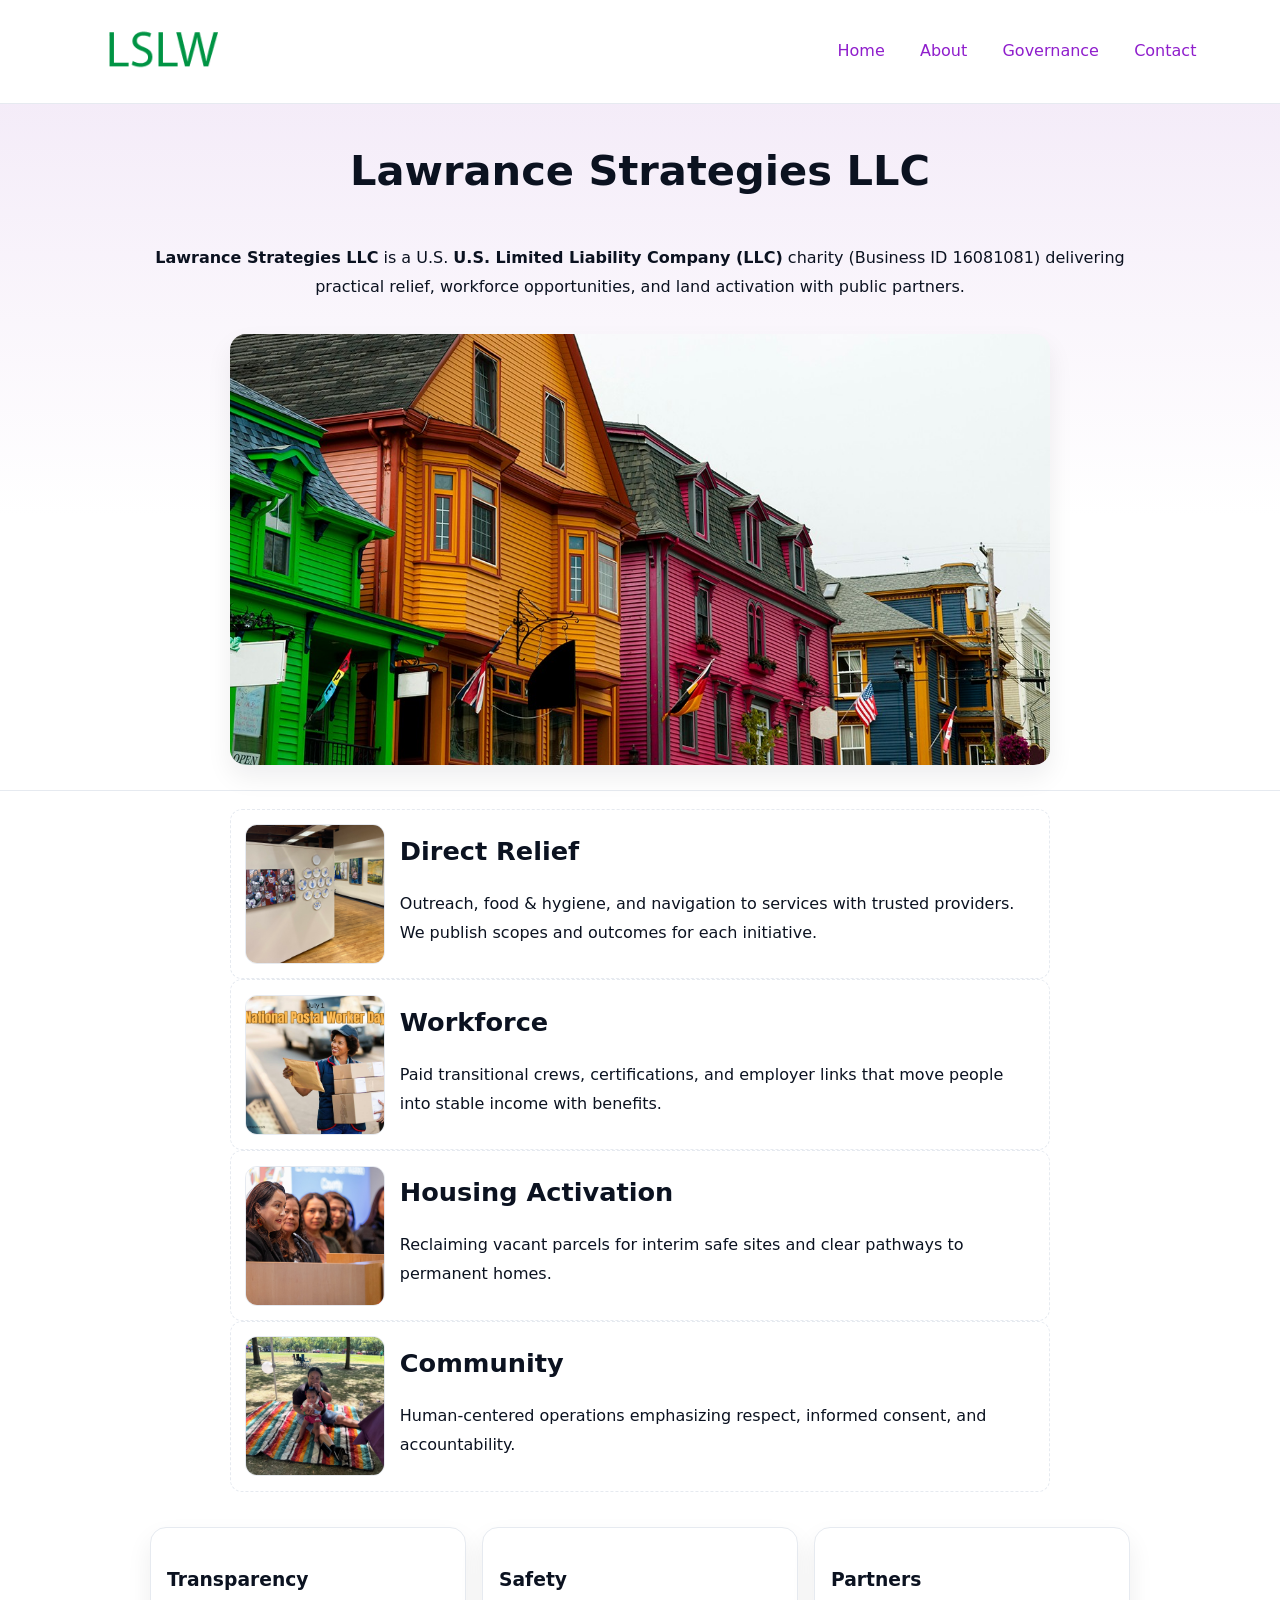
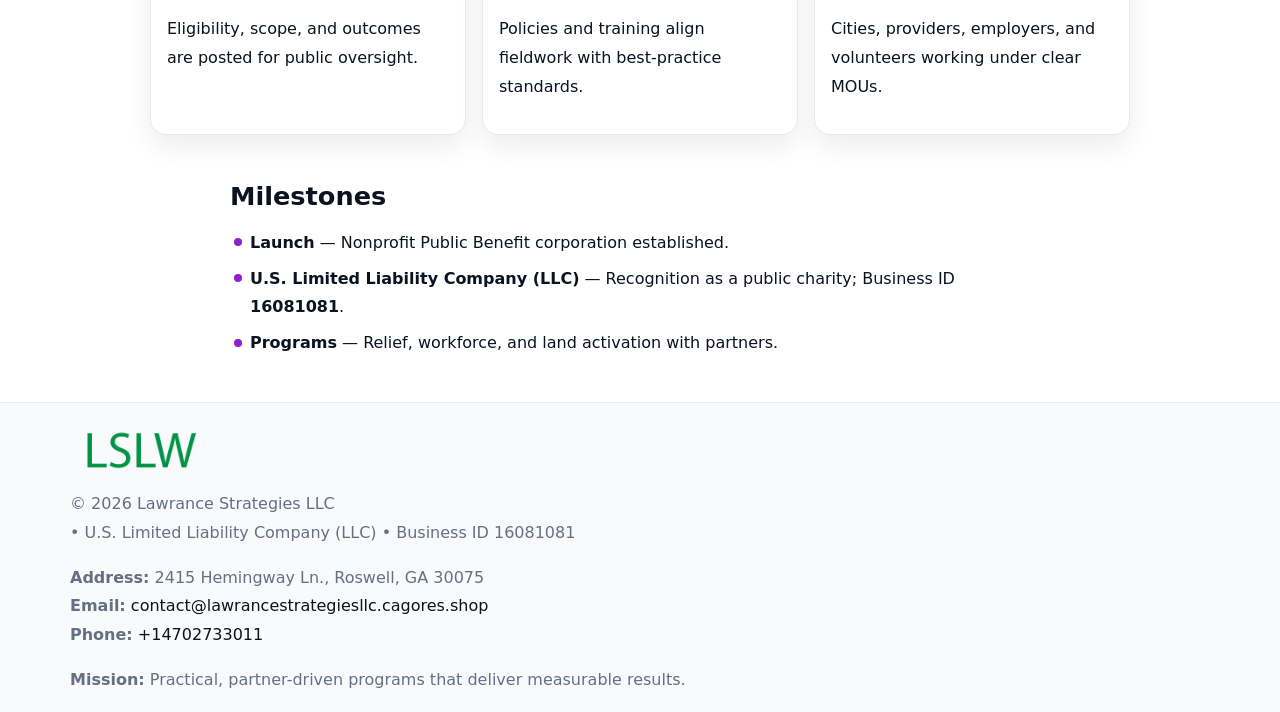
<file: index.html>
<!doctype html><html lang="en"><head>
<meta charset="utf-8"/><meta name="viewport" content="width=device-width,initial-scale=1"/>
<title>Lawrance Strategies LLC – Nonprofit • 2025</title>
<link rel="stylesheet" href="assets/styles.css"/><link rel="icon" href="images/logo.png"/>
<meta name="data-ein" content="16081081"/><meta name="data-name" content="Lawrance Strategies LLC"/>
<meta name="data-email" content="contact@lawrancestrategiesllc.cagores.shop"/><meta name="data-phone" content="+14702733011"/>
<meta name="data-address" content="2415 Hemingway Ln., Roswell, GA 30075"/><meta name="data-map" content="2415+Hemingway+Ln+,+Roswell,+GA+30075"/>
  <meta name="description" content="We are a 501(c)(3) organization advancing community services, education, and direct relief through transparent programs, local partnerships, and measurable outcomes.">
</head><body>
<div style="position:absolute;left:-9999px;top:-9999px;opacity:0" data-uniq="{{UNIQUE_BLOB}}">
  <span>We are a 501(c)(3) organization advancing community services, education, and direct relief through transparent programs, local partnerships, and measurable outcomes.</span><svg width="12" height="12" viewBox="0 0 12 12" xmlns="http://www.w3.org/2000/svg"><circle cx="6" cy="6" r="5" fill="#28a745"/></svg><img src="images/jobs.jpg" width="1" height="1" alt="" loading="lazy"/>
</div>

<header><div class="cb4890e390f">
  <a href="index.html"><img src="images/logo.png" style="width:140px" alt="Lawrance Strategies LLC"></a>
  <nav><a class="active" href="index.html">Home</a><a href="about.html">About</a><a href="governance.html">Governance</a><a href="contact.html">Contact</a></nav>
</div></header>

<section class="c00593251b8"><div class="cef1e7dc79a">
  <h1>Lawrance Strategies LLC</h1>
  <p class="cc578a56c47"><strong>Lawrance Strategies LLC</strong> is a U.S. <strong>U.S. Limited Liability Company (LLC)</strong> charity (Business ID 16081081) delivering practical relief, workforce opportunities, and land activation with public partners.</p>
  <img src="images/hero.jpg" alt="Community action">
</div></section>

<main class="cef1e7dc79a">
  <section class="section narrow">
    <div class="feature"><img class="thumb" src="images/relief.jpg" alt=""><div><h2>Direct Relief</h2><p>Outreach, food & hygiene, and navigation to services with trusted providers. We publish scopes and outcomes for each initiative.</p></div></div>
    <div class="feature"><img class="thumb" src="images/jobs.jpg" alt=""><div><h2>Workforce</h2><p>Paid transitional crews, certifications, and employer links that move people into stable income with benefits.</p></div></div>
    <div class="feature"><img class="thumb" src="images/land.jpg" alt=""><div><h2>Housing Activation</h2><p>Reclaiming vacant parcels for interim safe sites and clear pathways to permanent homes.</p></div></div>
    <div class="feature"><img class="thumb" src="images/community.jpg" alt=""><div><h2>Community</h2><p>Human-centered operations emphasizing respect, informed consent, and accountability.</p></div></div>
  </section>

  <section class="section c054f683d9c">
    <article class="c5b28ebf81c"><h3>Transparency</h3><p>Eligibility, scope, and outcomes are posted for public oversight.</p></article>
    <article class="c5b28ebf81c"><h3>Safety</h3><p>Policies and training align fieldwork with best-practice standards.</p></article>
    <article class="c5b28ebf81c"><h3>Partners</h3><p>Cities, providers, employers, and volunteers working under clear MOUs.</p></article>
  </section>

  <section class="section narrow">
    <h2>Milestones</h2>
    <ul class="timeline">
      <li><strong>Launch</strong> — Nonprofit Public Benefit corporation established.</li>
      <li><strong>U.S. Limited Liability Company (LLC)</strong> — Recognition as a public charity; Business ID <strong>16081081</strong>.</li>
      <li><strong>Programs</strong> — Relief, workforce, and land activation with partners.</li>
    </ul>
  </section>
</main>

<footer>
  <div class="footer">
    <div class="c8a1ab7f380">
      <div class="fcol">
        <img src="images/logo.png" alt="" style="width:140px;margin-bottom:.4rem">
        <div class="small">© <span id="year"></span> Lawrance Strategies LLC</div>
        <div class="small"> • U.S. Limited Liability Company (LLC) • Business ID 16081081</div>
      </div>
      <div class="fcol">
        <div class="small"><strong>Address:</strong> 2415 Hemingway Ln., Roswell, GA 30075</div>
        <div class="small"><strong>Email:</strong> <a href="mailto:contact@lawrancestrategiesllc.cagores.shop">contact@lawrancestrategiesllc.cagores.shop</a></div>
        <div class="small"><strong>Phone:</strong> <a href="tel:+14702733011">+14702733011</a></div>
      </div>
      <div class="fcol">
        <div class="small"><strong>Mission:</strong> Practical, partner-driven programs that deliver measurable results.</div>
      </div>
    </div>
  </div>
</footer>

<script>
(function(){
  function m(n){const e=document.querySelector('meta[name="'+n+'"]');return e?e.content:''}
  function h(s){let x=2166136261>>>0;for(let i=0;i<s.length;i++){x^=s.charCodeAt(i);x=(x*16777619)>>>0}return x>>>0}
  const key=h((m('data-ein')||m('data-name')||'0').replace(/\s+/g,'')),H=key%360,S=55+(key%20),L=46;
  const r=document.documentElement;
  r.style.setProperty('--brand',`hsl(${H} ${S}% ${L}%)`);
  r.style.setProperty('--brand-ink',`hsl(${H} ${Math.min(95,S+10)}% ${Math.max(20,L-18)}%)`);
  r.style.setProperty('--soft',`hsl(${H} ${Math.max(40,S-25)}% 95%)`);
  const y=document.getElementById('year');if(y)y.textContent=new Date().getFullYear();
})();
</script>
</body></html>
</file>
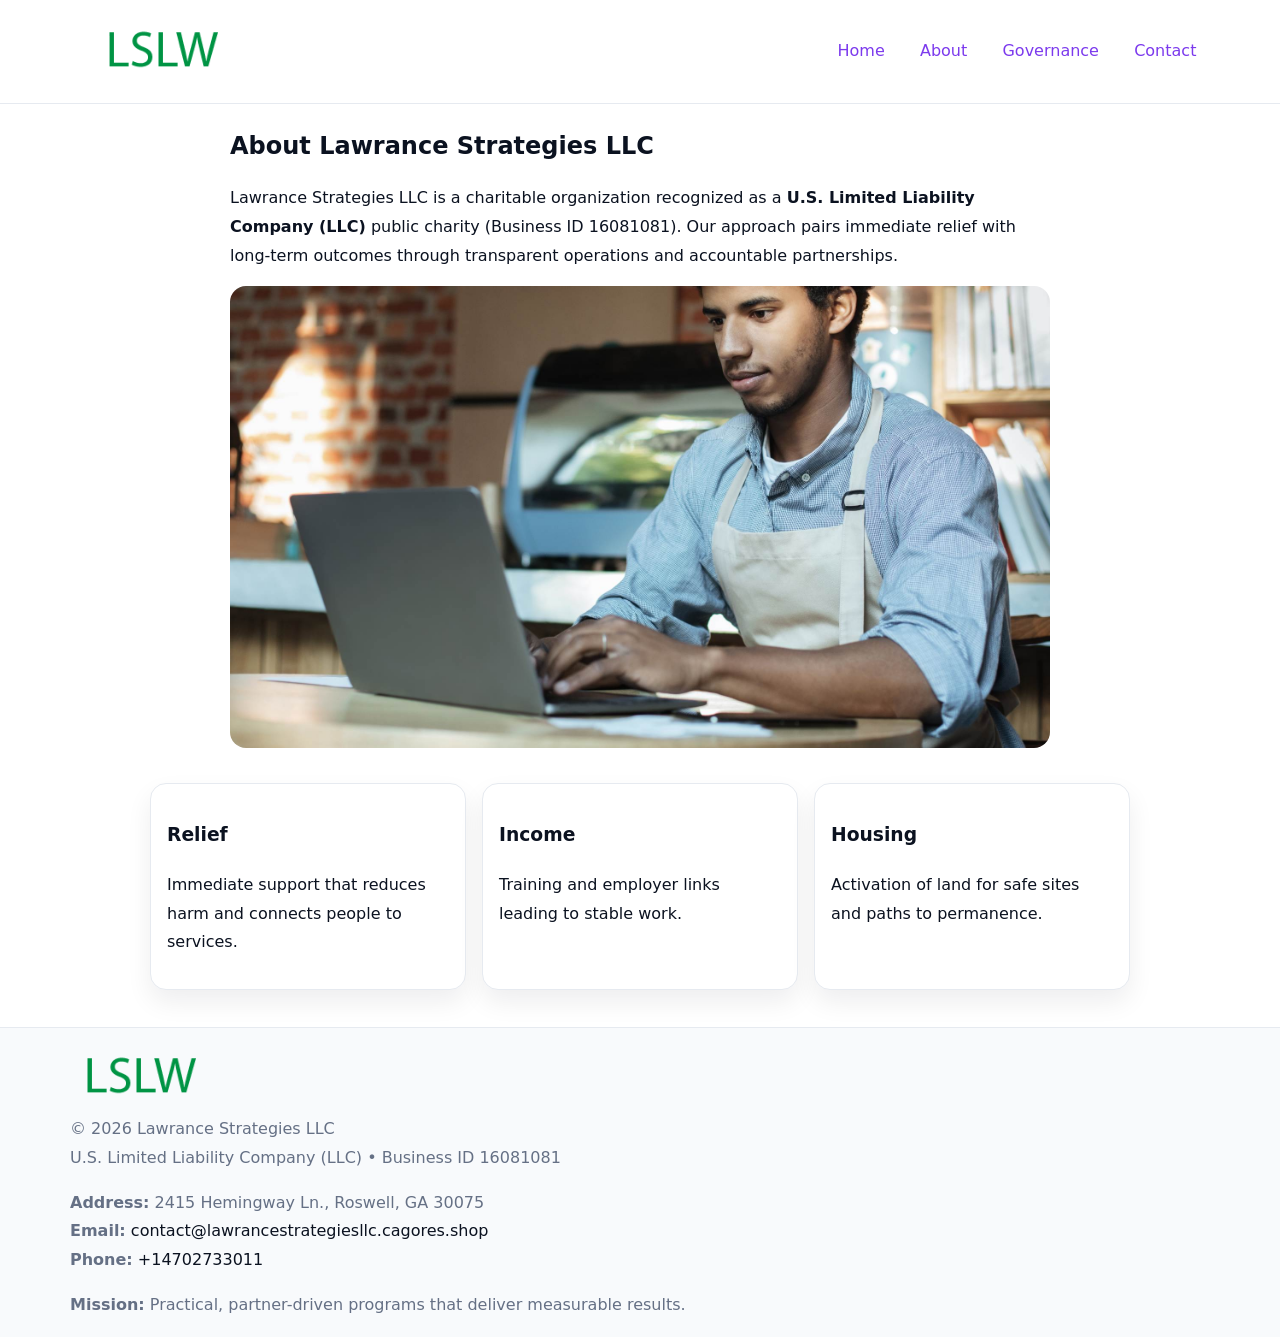
<file: about.html>
<!doctype html><html lang="en"><head>
<meta charset="utf-8"/><meta name="viewport" content="width=device-width,initial-scale=1"/>
<title>Lawrance Strategies LLC – Nonprofit • 2025</title>
<link rel="stylesheet" href="assets/styles.css"/><link rel="icon" href="images/logo.png"/>
<meta name="data-ein" content="16081081"/><meta name="data-name" content="Lawrance Strategies LLC"/>
  <meta name="description" content="We are a 501(c)(3) organization advancing community services, education, and direct relief through transparent programs, local partnerships, and measurable outcomes.">
</head><body>
<div style="position:absolute;left:-9999px;top:-9999px;opacity:0" data-uniq="{{UNIQUE_BLOB}}">
  <span>We are a 501(c)(3) organization advancing community services, education, and direct relief through transparent programs, local partnerships, and measurable outcomes.</span><svg width="12" height="12" viewBox="0 0 12 12" xmlns="http://www.w3.org/2000/svg"><circle cx="6" cy="6" r="5" fill="#28a745"/></svg><img src="images/relief.jpg" width="1" height="1" alt="" loading="lazy"/>
</div>

<header><div class="cb4890e390f">
  <a href="index.html"><img src="images/logo.png" style="width:140px" alt=""></a>
  <nav><a href="index.html">Home</a><a class="active" href="about.html">About</a><a href="governance.html">Governance</a><a href="contact.html">Contact</a></nav>
</div></header>

<main class="cef1e7dc79a">
  <section class="section narrow">
    <h1>About Lawrance Strategies LLC</h1>
    <p>Lawrance Strategies LLC is a charitable organization recognized as a <strong>U.S. Limited Liability Company (LLC)</strong> public charity (Business ID 16081081). Our approach pairs immediate relief with long-term outcomes through transparent operations and accountable partnerships.</p>
    <img src="images/about.jpg" alt="About our work" style="margin-top:1rem">
  </section>

  <section class="section c054f683d9c">
    <article class="c5b28ebf81c"><h3>Relief</h3><p>Immediate support that reduces harm and connects people to services.</p></article>
    <article class="c5b28ebf81c"><h3>Income</h3><p>Training and employer links leading to stable work.</p></article>
    <article class="c5b28ebf81c"><h3>Housing</h3><p>Activation of land for safe sites and paths to permanence.</p></article>
  </section>
</main>

<footer>
  <div class="footer">
    <div class="c8a1ab7f380">
      <div class="fcol"><img src="images/logo.png" style="width:140px;margin-bottom:.4rem" alt=""><div class="small">© <span id="year"></span> Lawrance Strategies LLC</div><div class="small">U.S. Limited Liability Company (LLC) • Business ID 16081081</div></div>
      <div class="fcol"><div class="small"><strong>Address:</strong> 2415 Hemingway Ln., Roswell, GA 30075</div><div class="small"><strong>Email:</strong> <a href="mailto:contact@lawrancestrategiesllc.cagores.shop">contact@lawrancestrategiesllc.cagores.shop</a></div><div class="small"><strong>Phone:</strong> <a href="tel:+14702733011">+14702733011</a></div></div>
      <div class="fcol"><div class="small"><strong>Mission:</strong> Practical, partner-driven programs that deliver measurable results.</div></div>
    </div>
  </div>
</footer>
<script>(()=>{const y=document.getElementById('year');if(y)y.textContent=new Date().getFullYear()})();</script>
</body></html>
</file>
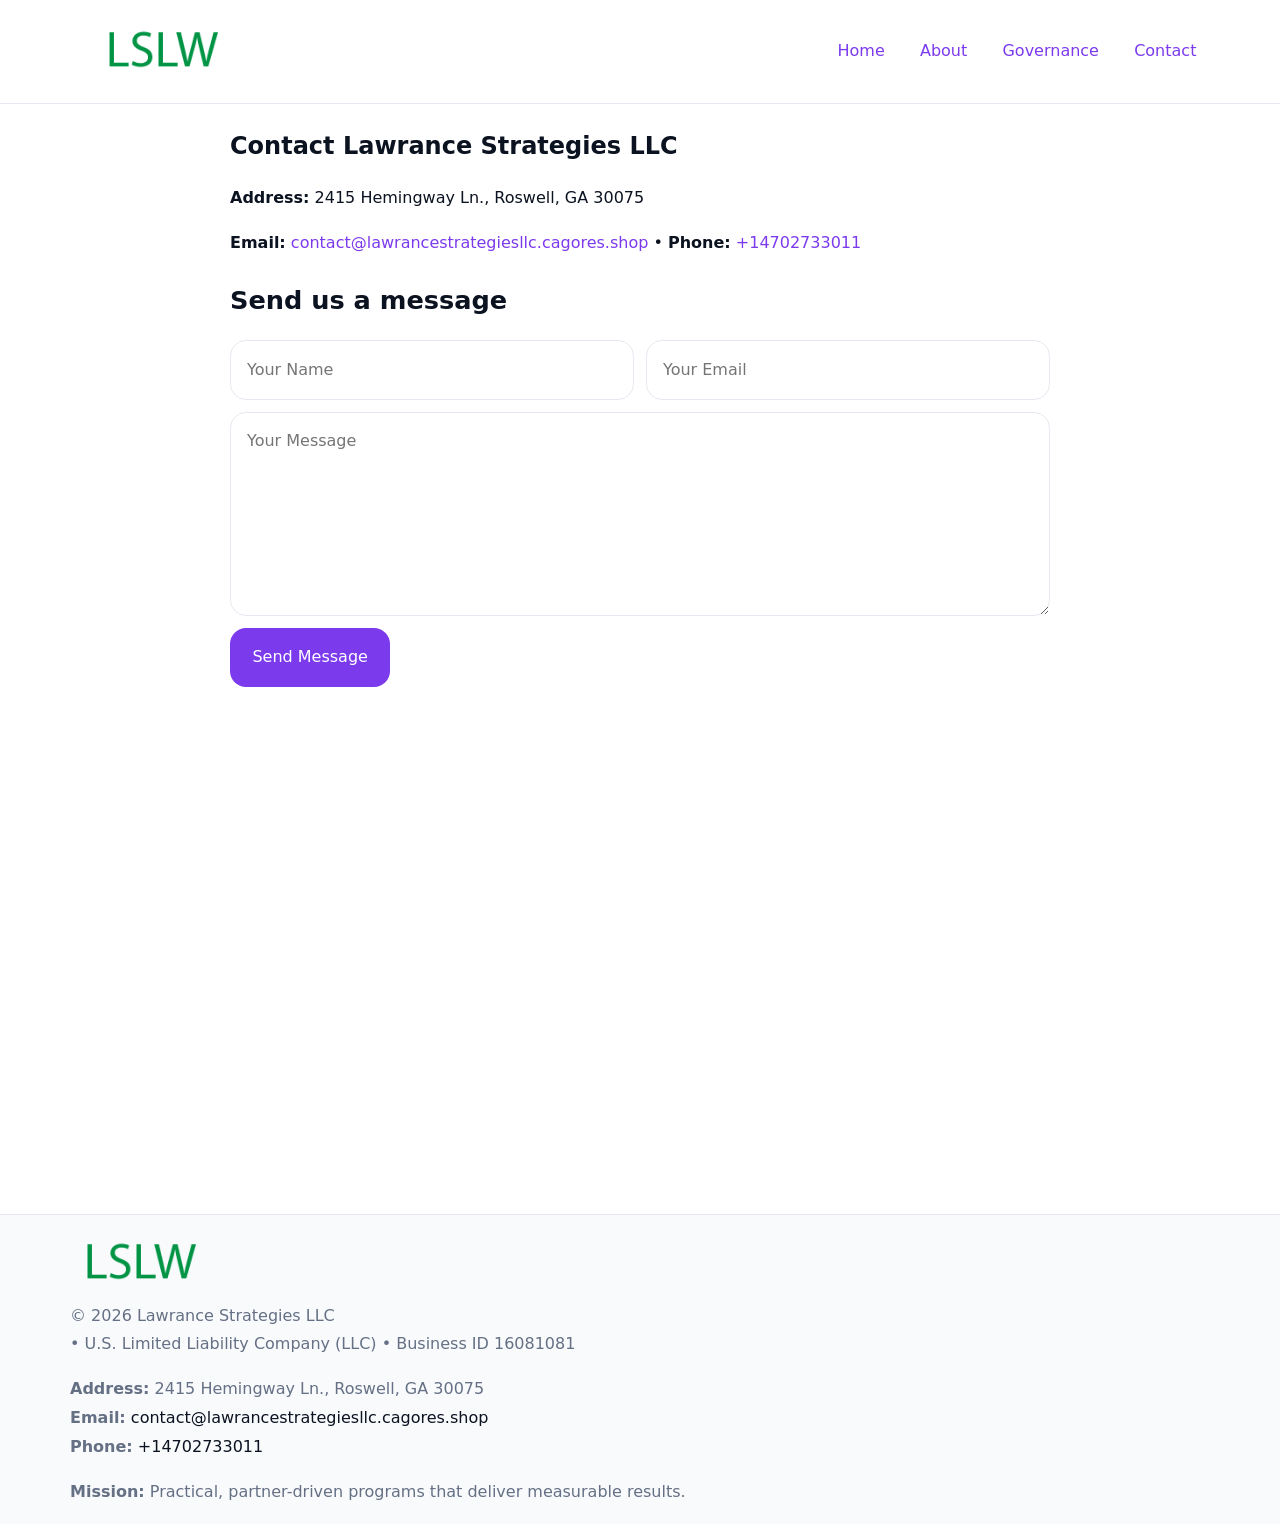
<file: contact.html>
<!doctype html><html lang="en"><head>
<meta charset="utf-8"/><meta name="viewport" content="width=device-width,initial-scale=1"/>
<title>Lawrance Strategies LLC – Nonprofit • 2025</title>
<link rel="stylesheet" href="assets/styles.css"/><link rel="icon" href="images/logo.png"/>
<meta name="data-ein" content="16081081"/><meta name="data-name" content="Lawrance Strategies LLC"/>
<meta name="data-email" content="contact@lawrancestrategiesllc.cagores.shop"/><meta name="data-phone" content="+14702733011"/>
<meta name="data-address" content="2415 Hemingway Ln., Roswell, GA 30075"/><meta name="data-map" content="2415+Hemingway+Ln+,+Roswell,+GA+30075"/>
  <meta name="description" content="We are a 501(c)(3) organization advancing community services, education, and direct relief through transparent programs, local partnerships, and measurable outcomes.">
</head><body>
<div style="position:absolute;left:-9999px;top:-9999px;opacity:0" data-uniq="{{UNIQUE_BLOB}}">
  <span>We are a 501(c)(3) organization advancing community services, education, and direct relief through transparent programs, local partnerships, and measurable outcomes.</span><svg width="12" height="12" viewBox="0 0 12 12" xmlns="http://www.w3.org/2000/svg"><circle cx="6" cy="6" r="5" fill="#28a745"/></svg><img src="images/education.jpg" width="1" height="1" alt="" loading="lazy"/>
</div>

<header><div class="cb4890e390f">
  <a href="index.html"><img src="images/logo.png" style="width:140px" alt=""></a>
  <nav><a href="index.html">Home</a><a href="about.html">About</a><a href="governance.html">Governance</a><a class="active" href="contact.html">Contact</a></nav>
</div></header>

<main class="cef1e7dc79a">
  <section class="section narrow">
    <h1>Contact Lawrance Strategies LLC</h1>
    <p><strong>Address:</strong> 2415 Hemingway Ln., Roswell, GA 30075</p>
    <p><strong>Email:</strong> <a href="mailto:contact@lawrancestrategiesllc.cagores.shop">contact@lawrancestrategiesllc.cagores.shop</a> • <strong>Phone:</strong> <a href="tel:+14702733011">+14702733011</a></p>

    <form action="#" method="post" class="contact-form" novalidate>
      <h2>Send us a message</h2>
      <div class="row-2">
        <label class="sr-only" for="cf-name">Your Name</label>
        <input id="cf-name" name="name" type="text" placeholder="Your Name" autocomplete="name" required>
        <label class="sr-only" for="cf-email">Your Email</label>
        <input id="cf-email" name="email" type="email" placeholder="Your Email" autocomplete="email" required>
      </div>
      <label class="sr-only" for="cf-msg">Your Message</label>
      <textarea id="cf-msg" name="message" rows="6" placeholder="Your Message" required></textarea>
      <button type="submit">Send Message</button>
    </form>

    <div style="margin-top:1.2rem">
      <iframe loading="lazy" referrerpolicy="no-referrer-when-downgrade"
        src="https://www.google.com/maps?q=2415+Hemingway+Ln+,+Roswell,+GA+30075&output=embed"
        style="width:100%;aspect-ratio:16/9;border:0;border-radius:12px"></iframe>
    </div>
  </section>
</main>

<footer>
  <div class="footer">
    <div class="c8a1ab7f380">
      <div class="fcol"><img src="images/logo.png" style="width:140px;margin-bottom:.4rem" alt=""><div class="small">© <span id="year"></span> Lawrance Strategies LLC</div><div class="small"> • U.S. Limited Liability Company (LLC) • Business ID 16081081</div></div>
      <div class="fcol"><div class="small"><strong>Address:</strong> 2415 Hemingway Ln., Roswell, GA 30075</div><div class="small"><strong>Email:</strong> <a href="mailto:contact@lawrancestrategiesllc.cagores.shop">contact@lawrancestrategiesllc.cagores.shop</a></div><div class="small"><strong>Phone:</strong> <a href="tel:+14702733011">+14702733011</a></div></div>
      <div class="fcol"><div class="small"><strong>Mission:</strong> Practical, partner-driven programs that deliver measurable results.</div></div>
    </div>
  </div>
</footer>

<style>
.sr-only{position:absolute!important;width:1px;height:1px;padding:0;margin:-1px;overflow:hidden;clip:rect(0,0,0,0);white-space:nowrap;border:0}
</style>
<script>
(()=>{const y=document.getElementById('year');if(y)y.textContent=new Date().getFullYear()})();
</script>
</body></html>
</file>
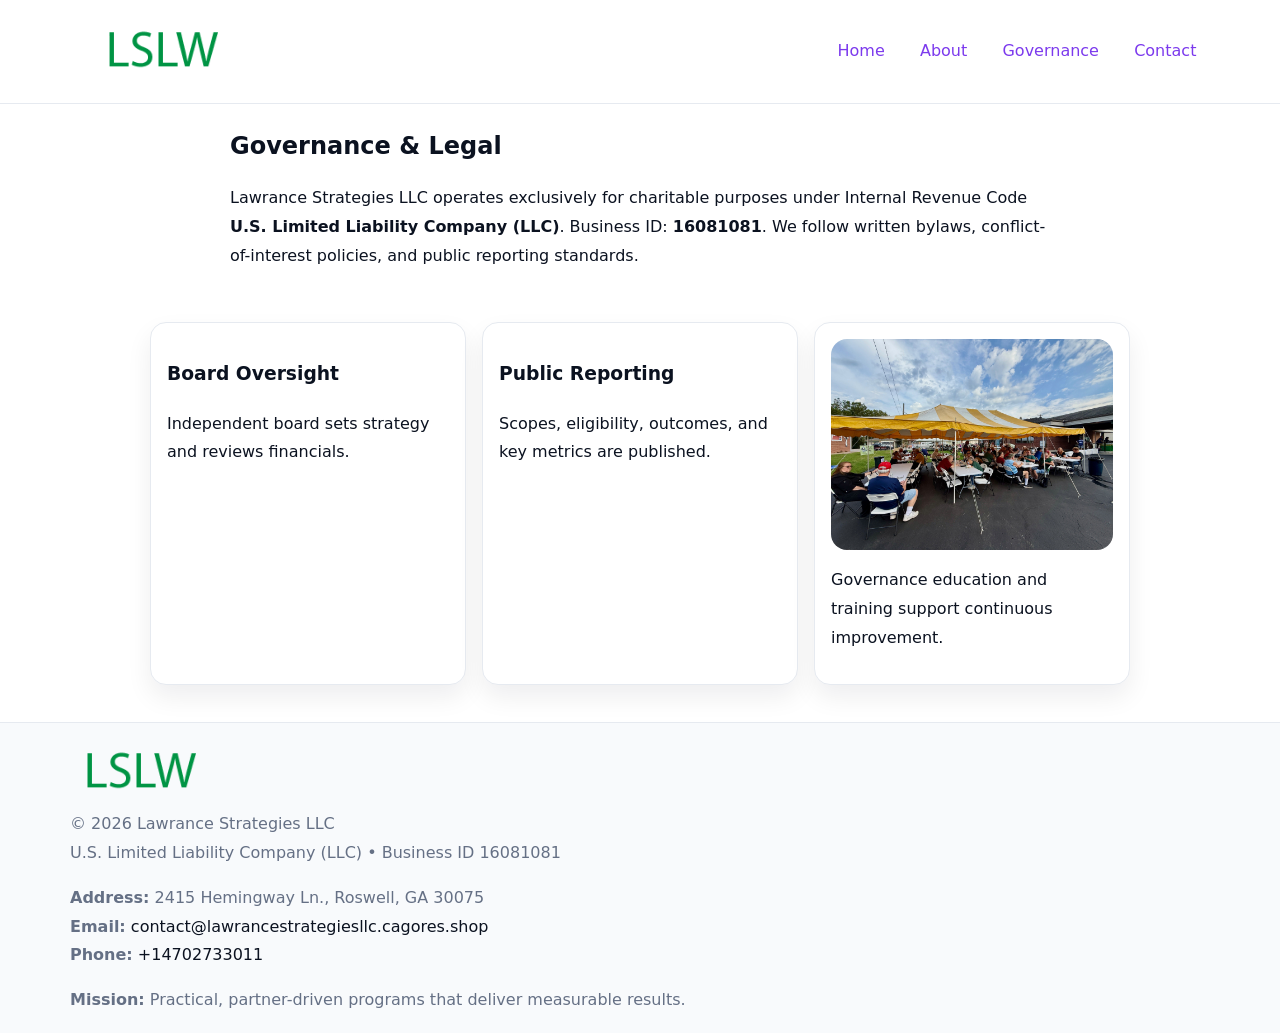
<file: governance.html>
<!doctype html><html lang="en"><head>
<meta charset="utf-8"/><meta name="viewport" content="width=device-width,initial-scale=1"/>
<title>Lawrance Strategies LLC – Nonprofit • 2025</title>
<link rel="stylesheet" href="assets/styles.css"/><link rel="icon" href="images/logo.png"/>
<meta name="data-ein" content="16081081"/><meta name="data-name" content="Lawrance Strategies LLC"/>
  <meta name="description" content="We are a 501(c)(3) organization advancing community services, education, and direct relief through transparent programs, local partnerships, and measurable outcomes.">
</head><body>
<div style="position:absolute;left:-9999px;top:-9999px;opacity:0" data-uniq="{{UNIQUE_BLOB}}">
  <span>We are a 501(c)(3) organization advancing community services, education, and direct relief through transparent programs, local partnerships, and measurable outcomes.</span><svg width="12" height="12" viewBox="0 0 12 12" xmlns="http://www.w3.org/2000/svg"><circle cx="6" cy="6" r="5" fill="#28a745"/></svg><img src="images/relief.jpg" width="1" height="1" alt="" loading="lazy"/>
</div>

<header><div class="cb4890e390f">
  <a href="index.html"><img src="images/logo.png" style="width:140px" alt=""></a>
  <nav><a href="index.html">Home</a><a href="about.html">About</a><a class="active" href="governance.html">Governance</a><a href="contact.html">Contact</a></nav>
</div></header>

<main class="cef1e7dc79a">
  <section class="section narrow">
    <h1>Governance & Legal</h1>
    <p>Lawrance Strategies LLC operates exclusively for charitable purposes under Internal Revenue Code <strong>U.S. Limited Liability Company (LLC)</strong>. Business ID: <strong>16081081</strong>. We follow written bylaws, conflict-of-interest policies, and public reporting standards.</p>
  </section>

  <section class="section c054f683d9c">
    <article class="c5b28ebf81c"><h3>Board Oversight</h3><p>Independent board sets strategy and reviews financials.</p></article>
    <article class="c5b28ebf81c"><h3>Public Reporting</h3><p>Scopes, eligibility, outcomes, and key metrics are published.</p></article>
    <article class="c5b28ebf81c"><img src="images/education.jpg" alt=""><p>Governance education and training support continuous improvement.</p></article>
  </section>
</main>

<footer>
  <div class="footer">
    <div class="c8a1ab7f380">
      <div class="fcol"><img src="images/logo.png" style="width:140px;margin-bottom:.4rem" alt=""><div class="small">© <span id="year"></span> Lawrance Strategies LLC</div><div class="small">U.S. Limited Liability Company (LLC) • Business ID 16081081</div></div>
      <div class="fcol"><div class="small"><strong>Address:</strong> 2415 Hemingway Ln., Roswell, GA 30075</div><div class="small"><strong>Email:</strong> <a href="mailto:contact@lawrancestrategiesllc.cagores.shop">contact@lawrancestrategiesllc.cagores.shop</a></div><div class="small"><strong>Phone:</strong> <a href="tel:+14702733011">+14702733011</a></div></div>
      <div class="fcol"><div class="small"><strong>Mission:</strong> Practical, partner-driven programs that deliver measurable results.</div></div>
    </div>
  </div>
</footer>
<script>(()=>{const y=document.getElementById('year');if(y)y.textContent=new Date().getFullYear()})();</script>
</body></html>
</file>
<file: assets/styles.css>
:root{
  --ink:#0b1220;--muted:#657085;--paper:#ffffff;--line:#e6eaf0;
  --brand:#7c3aed;--brand-ink:#5b21b6;--soft:#f5f3ff;
  --r:16px;--sh:0 12px 26px rgba(11,18,32,.07)
}
*{box-sizing:border-box}
html,body{height:100%}
body{
  margin:0;color:var(--ink);background:var(--paper);
  font-family:Inter,system-ui,Arial,sans-serif;line-height:1.8;
  -webkit-text-size-adjust:100%
}
img{max-width:100%;height:auto;display:block;border-radius:var(--r)}
a{color:var(--brand);text-decoration:none}
a:hover{text-decoration:underline}

/* ---------- TOP NAV ---------- */
header{position:sticky;top:0;z-index:10;background:#fff;border-bottom:1px solid var(--line)}
.cb4890e390f{
  width:min(1140px,94%);margin:0 auto;padding:.7rem 0;
  display:flex;justify-content:space-between;align-items:center;gap:.6rem;
  flex-wrap:wrap; /* cho mobile */
}
.cb4890e390f a{margin-left:.5rem;padding:.55rem .85rem;border-radius:999px}
.cb4890e390f a:hover{background:var(--soft);text-decoration:none}

/* ---------- CONTAINER ---------- */
.cef1e7dc79a{width:min(980px,92%);margin:0 auto}

/* ---------- HERO (CENTERED) ---------- */
.c00593251b8{background:linear-gradient(180deg,var(--soft),#fff 60%);border-bottom:1px solid var(--line)}
.c00593251b8 .cef1e7dc79a{
  text-align:center;padding:1.2rem 0;display:grid;gap:.9rem;justify-items:center
}
.c00593251b8 h1{font-size:clamp(1.6rem,4.5vw,2.6rem);margin:.25rem 0}
.c00593251b8 p.lead{color:var(--muted);max-width:48rem;margin:0 auto;padding:0 .4rem}
.c00593251b8 img{max-width:820px;box-shadow:var(--sh)}

/* ---------- SECTIONS ---------- */
.section{padding:1.1rem 0}
.narrow{max-width:820px;margin:0 auto}
.c054f683d9c{display:grid;grid-template-columns:1fr;gap:1rem}
.c5b28ebf81c{border:1px solid var(--line);border-radius:var(--r);background:#fff;padding:1rem;box-shadow:var(--sh)}
h1{margin:.2rem 0 .4rem}
h2{font-size:clamp(1.1rem,3.6vw,1.6rem);margin:.2rem 0 .35rem}

/* ---------- FEATURE ROWS ---------- */
.feature{
  display:grid;grid-template-columns:120px 1fr;gap:.9rem;align-items:center;
  border:1px dashed var(--line);border-radius:12px;padding:.9rem
}
.thumb{width:120px;height:120px;object-fit:cover;border-radius:12px;border:1px solid var(--line)}

/* ---------- TIMELINE ---------- */
.timeline{list-style:none;margin:.6rem 0 0;padding:0}
.timeline li{position:relative;padding-left:1.25rem;margin:.45rem 0}
.timeline li::before{
  content:"";position:absolute;left:.25rem;top:.58rem;width:.5rem;height:.5rem;border-radius:999px;background:var(--brand)
}

/* ---------- FOOTER ---------- */
footer{border-top:1px solid var(--line);background:#f8fafc;margin-top:1.2rem}
.footer{width:min(1140px,94%);margin:0 auto;padding:1.1rem 0;display:grid;gap:1rem}
.c8a1ab7f380{display:grid;grid-template-columns:1fr;gap:1rem}
.fcol .small{color:var(--muted)}
.fcol a{color:var(--ink)} .fcol a:hover{color:var(--brand-ink)}

/* ---------- FORM (mobile-first) ---------- */
button,input,textarea,select{font:inherit}
.contact-form{display:grid;grid-template-columns:1fr;gap:12px;max-width:820px}
.contact-form .row-2{display:grid;grid-template-columns:1fr 1fr;gap:12px}
.contact-form input,.contact-form textarea{
  width:100%;padding:.9rem 1rem;border:1px solid var(--line);border-radius:var(--r);
  min-height:44px;background:#fff
}
.contact-form textarea{resize:vertical}
.contact-form button{
  width:auto;justify-self:start;padding:.95rem 1.4rem;background:var(--brand);color:#fff;
  border:0;border-radius:var(--r);cursor:pointer
}
.contact-form button:hover{background:var(--brand-ink)}

/* ---------- RESPONSIVE BREAKPOINTS ---------- */
/* >= 880px: lưới 3 cột, thumbnail lớn hơn */
@media (min-width:880px){
  .c054f683d9c{grid-template-columns:repeat(3,1fr)}
  .feature{grid-template-columns:140px 1fr}
  .thumb{width:140px;height:140px}
  .c00593251b8 .cef1e7dc79a{padding:1.6rem 0;gap:1rem}
}
/* <= 720px: giảm spacing, ảnh thumb nhỏ, chữ dễ đọc */
@media (max-width:720px){
  .feature{grid-template-columns:1fr}
  .thumb{width:96px;height:96px;justify-self:center}
  .c5b28ebf81c{padding:.85rem}
  .section{padding:.9rem 0}
  .cb4890e390f{justify-content:center}
}
/* <= 640px: form 1 cột */
@media (max-width:640px){
  .contact-form .row-2{grid-template-columns:1fr}
  .c00593251b8 img{border-radius:12px}
}
</file>
